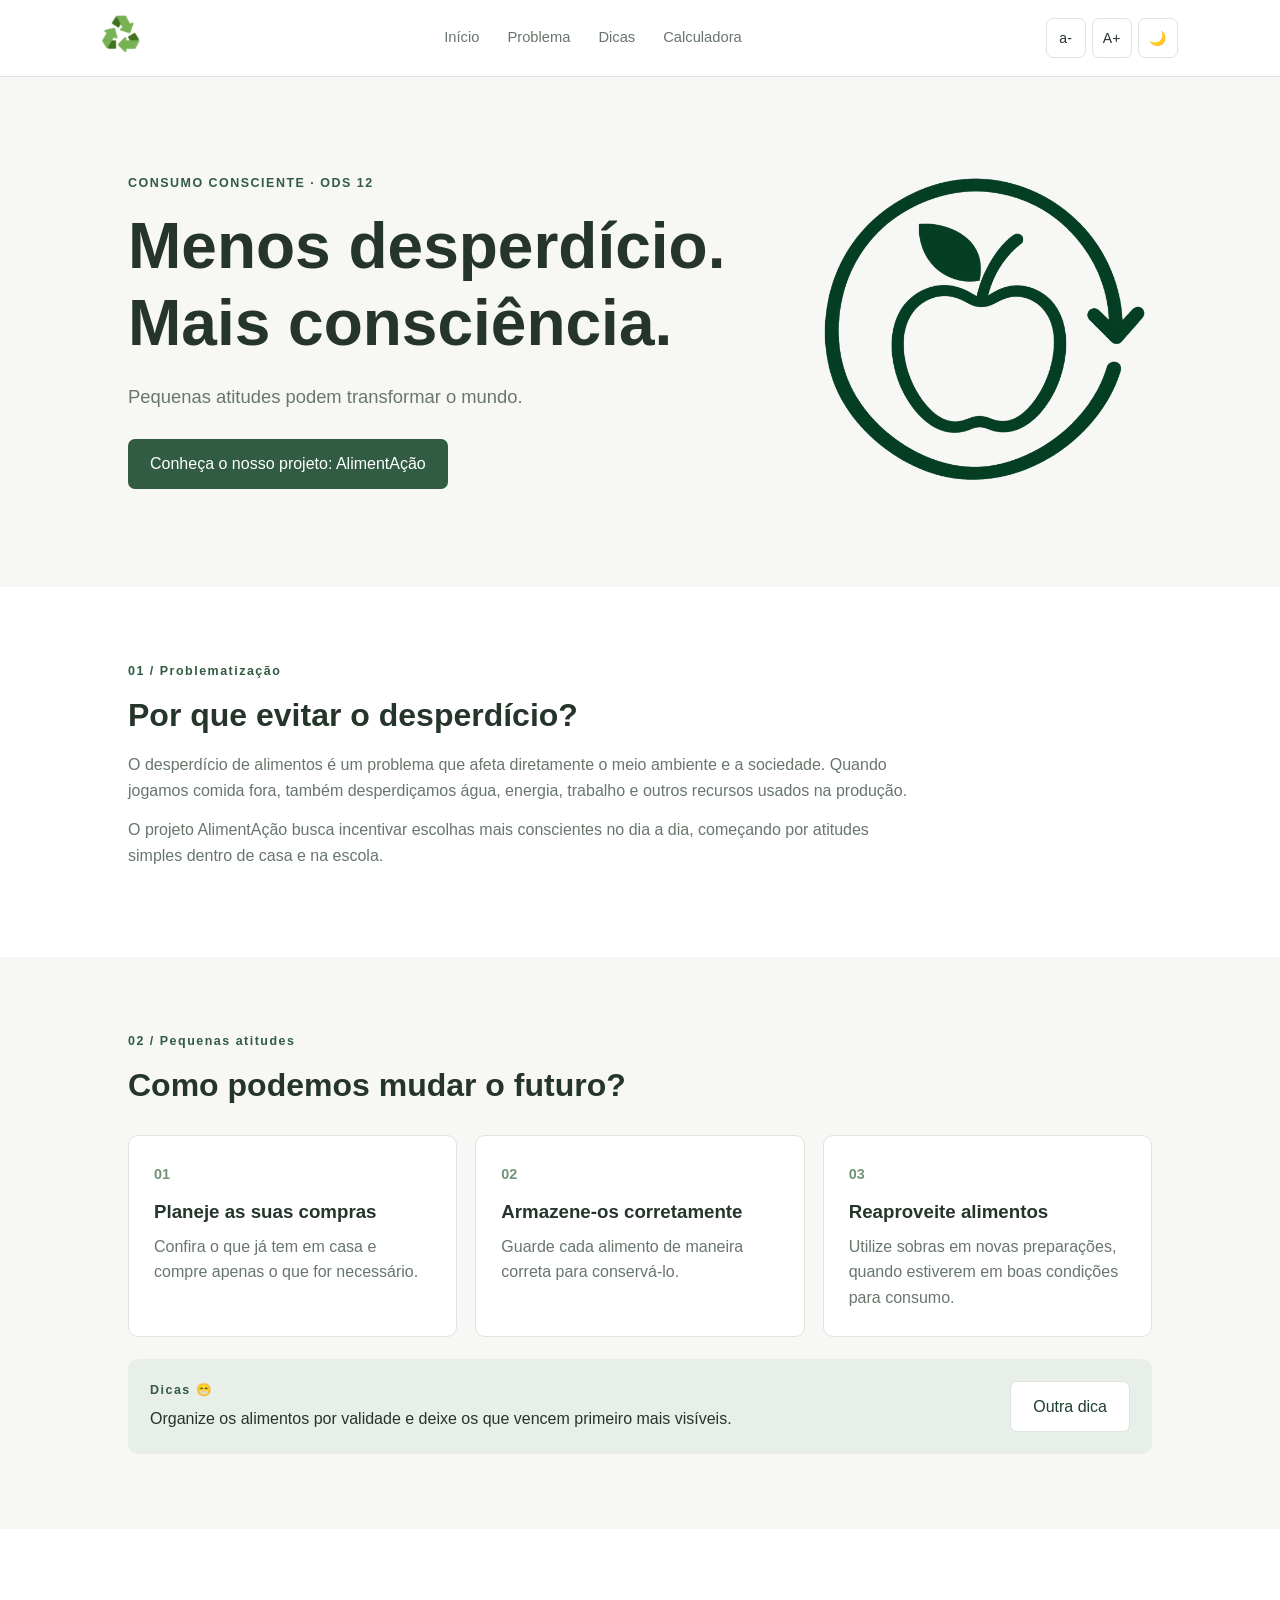
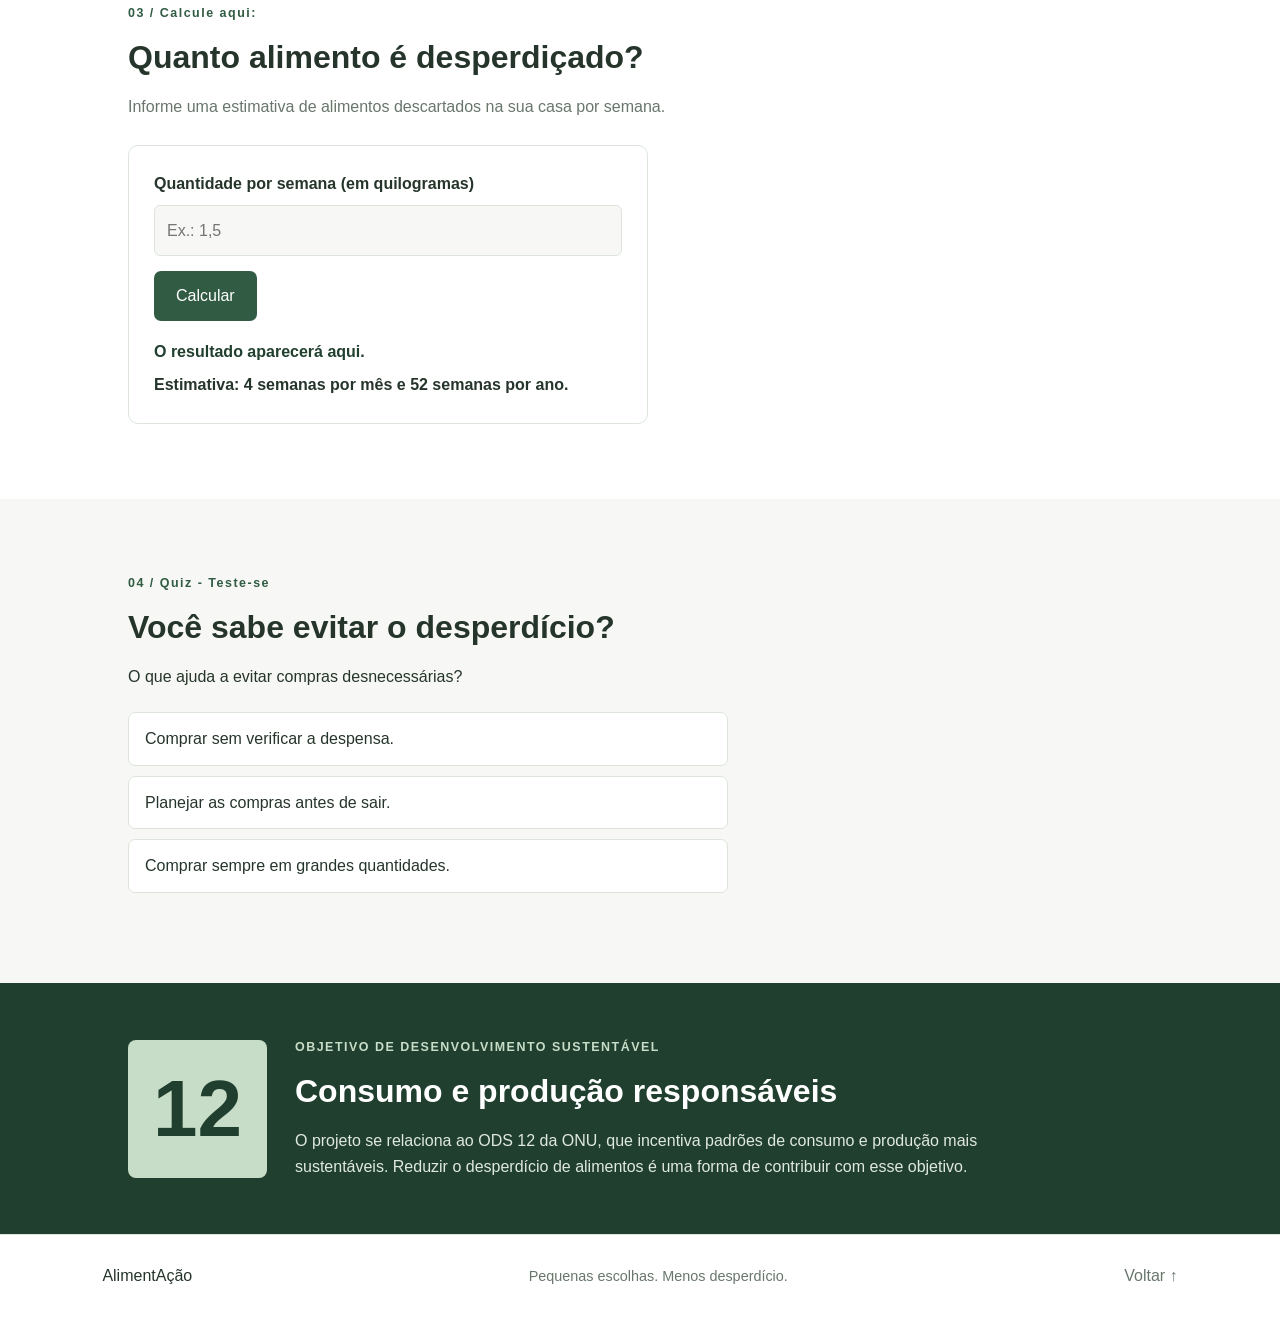
<file: index.html>
<!DOCTYPE html>
<html lang="pt-BR">

<head>
    <meta charset="UTF-8">
    <meta name="viewport" content="width=device-width, initial-scale=1.0">
    <title>AlimentAção</title>
    <link rel="stylesheet" href="style.css">
    <link rel="shortcut icon" href="favicon.ico" type="image/x-icon">
</head>

<body>

    <header class="cabecalho">

        <a class="logo" href="#inicio" aria-label="Página inicial">
            <img src="favicon.ico" alt="" class="logo-icon">
        </a>

        <nav>
            <a href="#inicio">Início</a>
            <a href="#sobre">Problema</a>
            <a href="#dicas">Dicas</a>
            <a href="#calculadora">Calculadora</a>
        </nav>

        <div class="acessibilidade">
            <button id="diminuirFonte">a-</button>
            <button id="aumentarFonte">A+</button>
            <button id="modoTema" class="botao-tema">🌙</button>
        </div>

    </header>

    <main>

        <section class="inicio" id="inicio">

            <div class="inicio-texto">

                <p class="etiqueta">CONSUMO CONSCIENTE · ODS 12</p>

                <h1>
                    Menos desperdício.
                    <br>
                    <span>Mais consciência.</span>
                </h1>

                <p>
                    Pequenas atitudes podem transformar
                    o mundo.
                </p>

                <a class="botao" href="#sobre">
                    Conheça o nosso projeto: AlimentAção
                </a>

            </div>

            <div class="destaque">
    <img src="Ícone de Maçã Sustentável Circular.png" alt="Maçã">
</div>

        </section>

        <section class="sobre secao" id="sobre">

            <p class="etiqueta">01 / Problematização</p>

            <h2>Por que evitar o desperdício?</h2>

            <p>
                O desperdício de alimentos é um problema
                que afeta diretamente o meio ambiente e a sociedade.
                Quando jogamos comida fora, também
                desperdiçamos água, energia, trabalho e
                outros recursos usados na produção.
            </p>

            <p>
                O projeto AlimentAção busca incentivar escolhas
                mais conscientes no dia a dia, começando
                por atitudes simples dentro de casa e na escola.
            </p>

        </section>

        <section class="secao" id="dicas">

            <p class="etiqueta">02 / Pequenas atitudes</p>

            <h2>Como podemos mudar o futuro?</h2>

            <div class="cartoes">

                <article class="cartao">
                    <span class="numero">01</span>
                    <h3>Planeje as suas compras</h3>
                    <p>
                        Confira o que já tem em casa
                        e compre apenas o que for necessário.
                    </p>
                </article>

                <article class="cartao">
                    <span class="numero">02</span>
                    <h3>Armazene-os corretamente</h3>
                    <p>
                        Guarde cada alimento de maneira
                        correta para conservá-lo.
                    </p>
                </article>

                <article class="cartao">
                    <span class="numero">03</span>
                    <h3>Reaproveite alimentos</h3>
                    <p>
                        Utilize sobras em novas preparações,
                        quando estiverem em boas condições para consumo.
                    </p>
                </article>

            </div>

            <div class="dica-do-dia">

                <div>
                    <p class="etiqueta">Dicas 😁</p>

                    <p id="textoDica">
                        Organize os alimentos por validade
                        e deixe os que vencem primeiro mais visíveis.
                    </p>
                </div>

                <button class="botao botao-claro" id="novaDica">
                    Outra dica
                </button>

            </div>

        </section>

        <section class="calculadora secao" id="calculadora">

            <p class="etiqueta">03 / Calcule aqui:</p>

            <h2>Quanto alimento é desperdiçado?</h2>

            <p>
                Informe uma estimativa de
                alimentos descartados na sua casa por semana.
            </p>

            <div class="calculadora-conteudo">

                <label for="quantidade">
                    Quantidade por semana (em quilogramas)
                </label>

                <input id="quantidade" type="number" min="0" max="500" step="0.1" placeholder="Ex.: 1,5">

                <button class="botao" id="calcular">
                    Calcular
                </button>

                <p id="resultado" class="resultado">
                    O resultado aparecerá aqui.
                </p>

                <h4>
                    Estimativa: 4 semanas por mês e
                    52 semanas por ano.
                </h4>

            </div>

        </section>

        <section class="quiz secao" id="quiz">

            <p class="etiqueta">04 / Quiz - Teste-se</p>

            <h2>Você sabe evitar o desperdício?</h2>

            <p>
                O que ajuda a evitar compras desnecessárias?
            </p>

            <div class="opcoes">

                <button class="opcao" data-correta="false">
                    Comprar sem verificar a despensa.
                </button>

                <button class="opcao" data-correta="true">
                    Planejar as compras antes de sair.
                </button>

                <button class="opcao" data-correta="false">
                    Comprar sempre em grandes quantidades.
                </button>

            </div>

            <p id="feedback"></p>

        </section>

        <section class="ods">

            <div class="ods-numero">12</div>

            <div>
                <p class="etiqueta">
                    OBJETIVO DE DESENVOLVIMENTO SUSTENTÁVEL
                </p>

                <h2>Consumo e produção responsáveis</h2>

                <p>
                    O projeto se relaciona ao ODS 12 da ONU,
                    que incentiva padrões de consumo e produção
                    mais sustentáveis. Reduzir o desperdício
                    de alimentos é uma forma de contribuir
                    com esse objetivo.
                </p>
            </div>

        </section>

    </main>

    <footer>

        <a class="logo" href="#inicio">
            Aliment<span>Ação</span>
        </a>

        <p>
            Pequenas escolhas. Menos desperdício.
        </p>

        <a href="#inicio">Voltar ↑</a>

    </footer>

    <script src="script.js"></script>
</body>

</html>
</file>
<file: style.css>
* {
    margin: 0;
    padding: 0;
    box-sizing: border-box;
}

:root {
    --fundo: #f7f8f5;
    --branco: #ffffff;
    --texto: #26352b;
    --texto-claro: #68766c;
    --verde: #315b43;
    --verde-escuro: #203f2e;
    --verde-claro: #e8eee8;
    --borda: #dce4dc;
}

html {
    scroll-behavior: smooth;
    font-size: 16px;
}

body {
    background: var(--fundo);
    color: var(--texto);
    font-family: Arial, Helvetica, sans-serif;
    line-height: 1.6;
}

a {
    color: inherit;
    text-decoration: none;
}

button,
input {
    font: inherit;
}

button,
a,
input {
    outline-offset: 3px;
}

button:focus-visible,
a:focus-visible,
input:focus-visible {
    outline: 3px solid #b27b32;
}

.cabecalho {
    min-height: 76px;
    padding: 15px 8%;
    display: flex;
    align-items: center;
    justify-content: space-between;
    gap: 20px;
    background: var(--branco);
    border-bottom: 1px solid var(--borda);
}

.logo-icon {
    width: 38px;
    height: 38px;
    object-fit: contain;
}

nav {
    display: flex;
    align-items: center;
    gap: 28px;
}

nav a {
    color: var(--texto-claro);
    font-size: 0.92rem;
}

nav a:hover {
    color: var(--verde);
}

.acessibilidade {
    display: flex;
    align-items: center;
    gap: 6px;
}

.acessibilidade button {
    width: 40px;
    height: 40px;
    padding: 0;
    border: 1px solid var(--borda);
    border-radius: 7px;
    background: var(--branco);
    color: var(--texto);
    cursor: pointer;
    font-size: 14px;
}

.acessibilidade button:hover {
    background: var(--verde-claro);
}

/* Modo escuro */
body.modo-escuro {
    --fundo: #18231d;
    --branco: #111a15;
    --texto: #f1f1f1;
    --texto-claro: #cccccc;
    --verde: #7da98a;
    --verde-escuro: #c7ddc8;
    --verde-claro: #293b30;
    --borda: #34483b;
}

.inicio {
    min-height: 510px;
    padding: 80px 10%;
    display: flex;
    align-items: center;
    justify-content: space-between;
    gap: 40px;
}

.inicio-texto {
    max-width: 600px;
}

.etiqueta {
    color: var(--verde);
    font-size: 0.78rem;
    font-weight: bold;
    letter-spacing: 1.5px;
    margin-bottom: 14px;
}

h1,
h2,
h3 {
    line-height: 1.2;
}

h1 {
    font-size: clamp(2.5rem, 5vw, 4.3rem);
    margin-bottom: 20px;
}

.inicio-texto > p:not(.etiqueta) {
    color: var(--texto-claro);
    font-size: 1.15rem;
    max-width: 490px;
    margin-bottom: 28px;
}

.botao {
    display: inline-block;
    padding: 12px 22px;
    border: 0;
    border-radius: 7px;
    background: var(--verde);
    color: var(--branco);
    cursor: pointer;
    transition: background 0.2s;
}

.botao:hover {
    background: var(--verde-escuro);
}

.destaque {
    width: 350px;
    height: 350px;
    display: flex;
    align-items: center;
    justify-content: center;
    flex-shrink: 0;
}

.destaque img {
    width: 100%;
    height: 100%;
    object-fit: contain;
}

.destaque span {
    font-size: 5rem;
}

.destaque p {
    font-weight: bold;
}

.secao {
    padding: 75px 10%;
}

.sobre {
    background: var(--branco);
}

.secao h2,
.ods h2 {
    font-size: 2rem;
    margin-bottom: 18px;
}

.sobre > p:not(.etiqueta),
.calculadora > p:not(.etiqueta) {
    max-width: 780px;
    color: var(--texto-claro);
    margin-bottom: 14px;
}

.cartoes {
    display: grid;
    grid-template-columns: repeat(3, 1fr);
    gap: 18px;
    margin-top: 30px;
}

.cartao {
    padding: 25px;
    background: var(--branco);
    border: 1px solid var(--borda);
    border-radius: 10px;
}

.numero {
    color: #739477;
    font-weight: bold;
    font-size: 0.9rem;
}

.cartao h3 {
    margin: 15px 0 10px;
}

.cartao p {
    color: var(--texto-claro);
}

.dica-do-dia {
    margin-top: 22px;
    padding: 22px;
    background: var(--verde-claro);
    border-radius: 10px;
    display: flex;
    justify-content: space-between;
    align-items: center;
    gap: 20px;
}

.dica-do-dia .etiqueta {
    margin-bottom: 5px;
}

.botao-claro {
    background: var(--branco);
    color: var(--verde-escuro);
    border: 1px solid var(--borda);
    flex-shrink: 0;
}

.botao-claro:hover {
    background: var(--fundo);
}

.calculadora {
    background: var(--branco);
}

.calculadora-conteudo {
    max-width: 520px;
    margin-top: 25px;
    padding: 25px;
    border: 1px solid var(--borda);
    border-radius: 10px;
}

.calculadora-conteudo label {
    display: block;
    margin-bottom: 8px;
    font-weight: bold;
}

.calculadora-conteudo input {
    width: 100%;
    padding: 12px;
    margin-bottom: 15px;
    border: 1px solid var(--borda);
    border-radius: 6px;
    background: var(--fundo);
    color: var(--texto);
}

.resultado {
    margin: 18px 0 8px;
    color: var(--verde-escuro);
    font-weight: bold;
}

.calculadora-conteudo small {
    color: var(--texto-claro);
}

.opcoes {
    display: grid;
    gap: 10px;
    max-width: 600px;
    margin-top: 22px;
}

.opcao {
    padding: 13px 16px;
    text-align: left;
    background: var(--branco);
    color: var(--texto);
    border: 1px solid var(--borda);
    border-radius: 7px;
    cursor: pointer;
}

.opcao:hover {
    border-color: var(--verde);
}

.opcao:disabled {
    cursor: default;
    opacity: 0.85;
}

#feedback {
    margin-top: 15px;
    font-weight: bold;
}

.ods {
    padding: 55px 10%;
    display: flex;
    align-items: center;
    gap: 28px;
    background: var(--verde-escuro);
    color: var(--branco);
}

.ods .etiqueta {
    color: #c7ddc8;
}

.ods p:last-child {
    max-width: 750px;
    color: #e0e9e0;
}

.ods-numero {
    font-size: 5rem;
    font-weight: bold;
    color: var(--verde-escuro);
    background: #c7ddc8;
    padding: 5px 25px;
    border-radius: 8px;
}

footer {
    padding: 28px 8%;
    display: flex;
    justify-content: space-between;
    align-items: center;
    gap: 20px;
    background: var(--branco);
    border-top: 1px solid var(--borda);
}

footer p {
    color: var(--texto-claro);
    font-size: 0.9rem;
}

footer a:last-child {
    color: var(--texto-claro);
}

@media (max-width: 760px) {

    .cabecalho {
        flex-wrap: wrap;
        padding: 15px 5%;
    }

    nav {
        order: 3;
        width: 100%;
        justify-content: center;
        flex-wrap: wrap;
        gap: 14px;
    }

    .inicio {
        padding: 60px 7%;
        flex-direction: column;
        align-items: flex-start;
    }

    .destaque {
        width: 210px;
        height: 210px;
        align-self: center;
    }

    .cartoes {
        grid-template-columns: 1fr;
    }

    .secao {
        padding: 55px 7%;
    }

    .dica-do-dia,
    .ods,
    footer {
        flex-direction: column;
        align-items: flex-start;
    }

    .ods {
        padding: 45px 7%;
    }

    footer {
        padding: 25px 7%;
    }
}

body.modo-escuro .ods p:last-child {
    color: #405b48;
}

body.modo-escuro .ods .etiqueta {
    color: #315b43;
}
</file>
